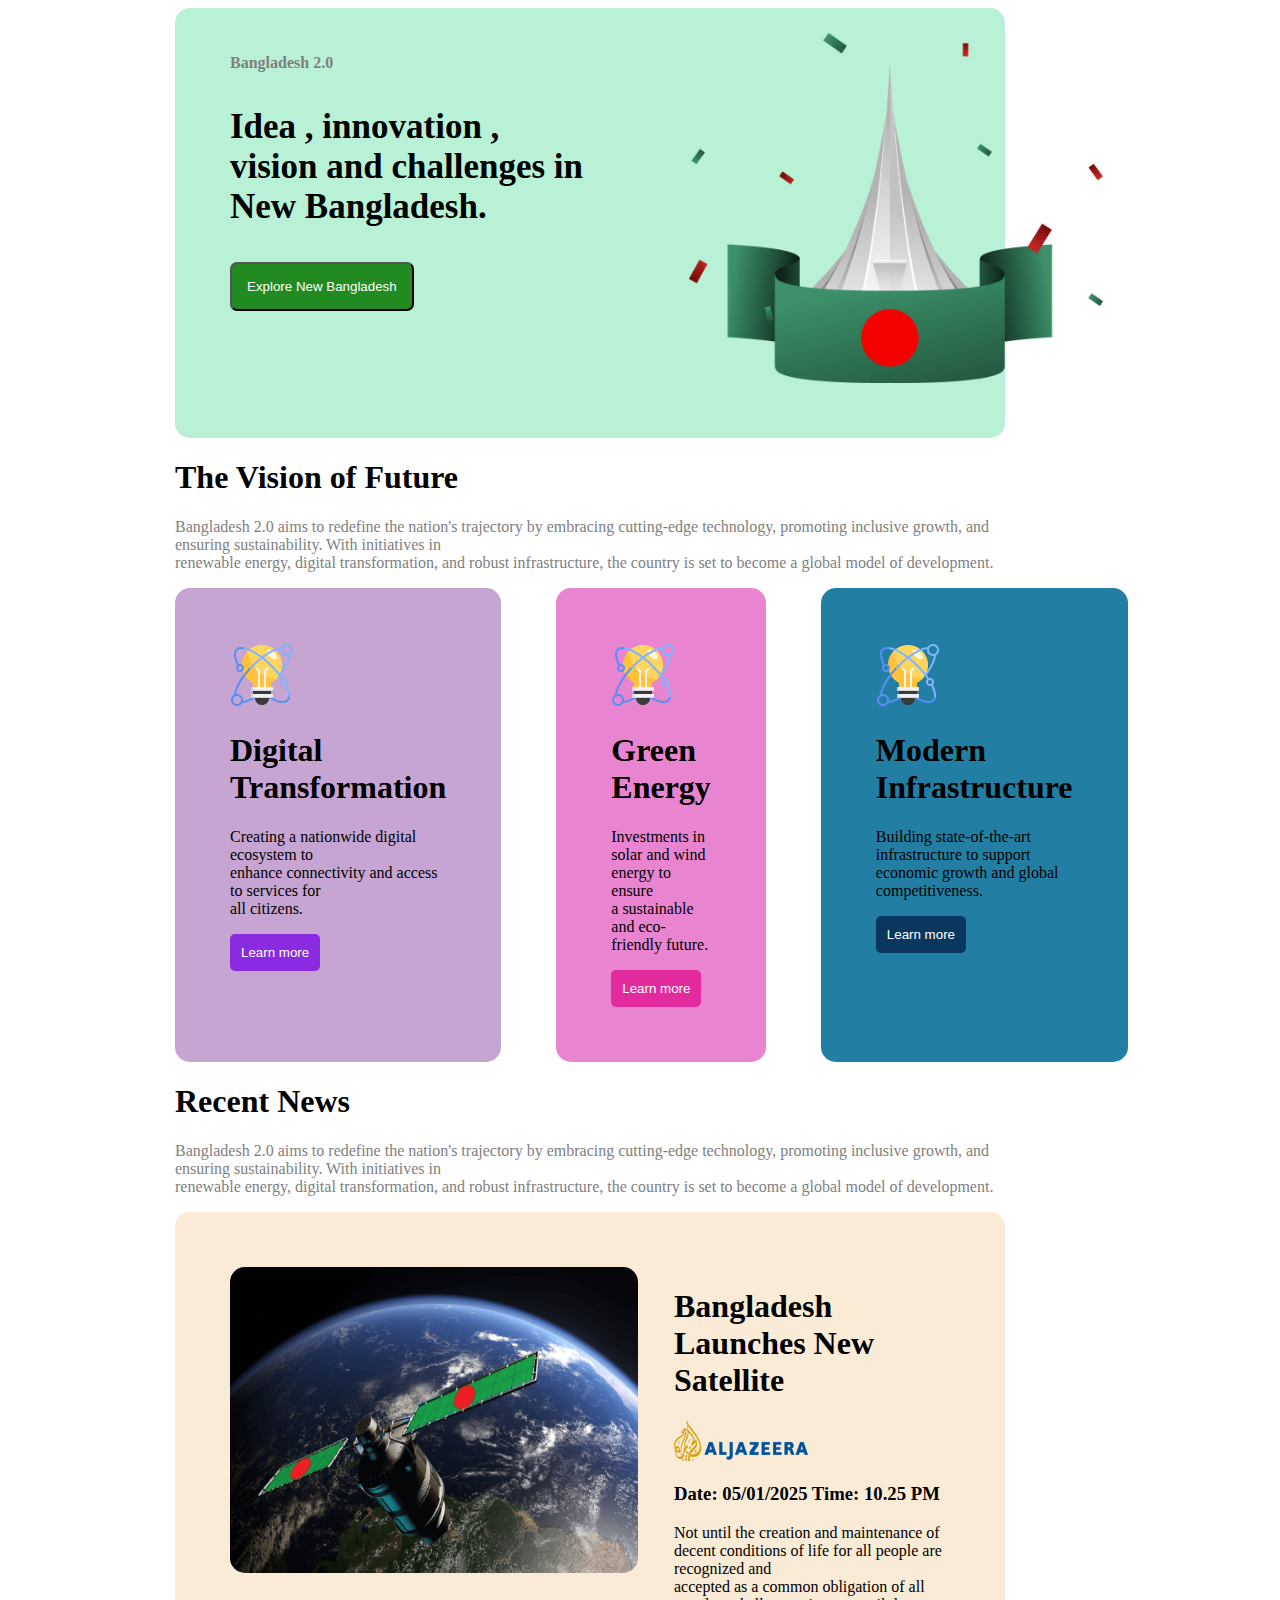
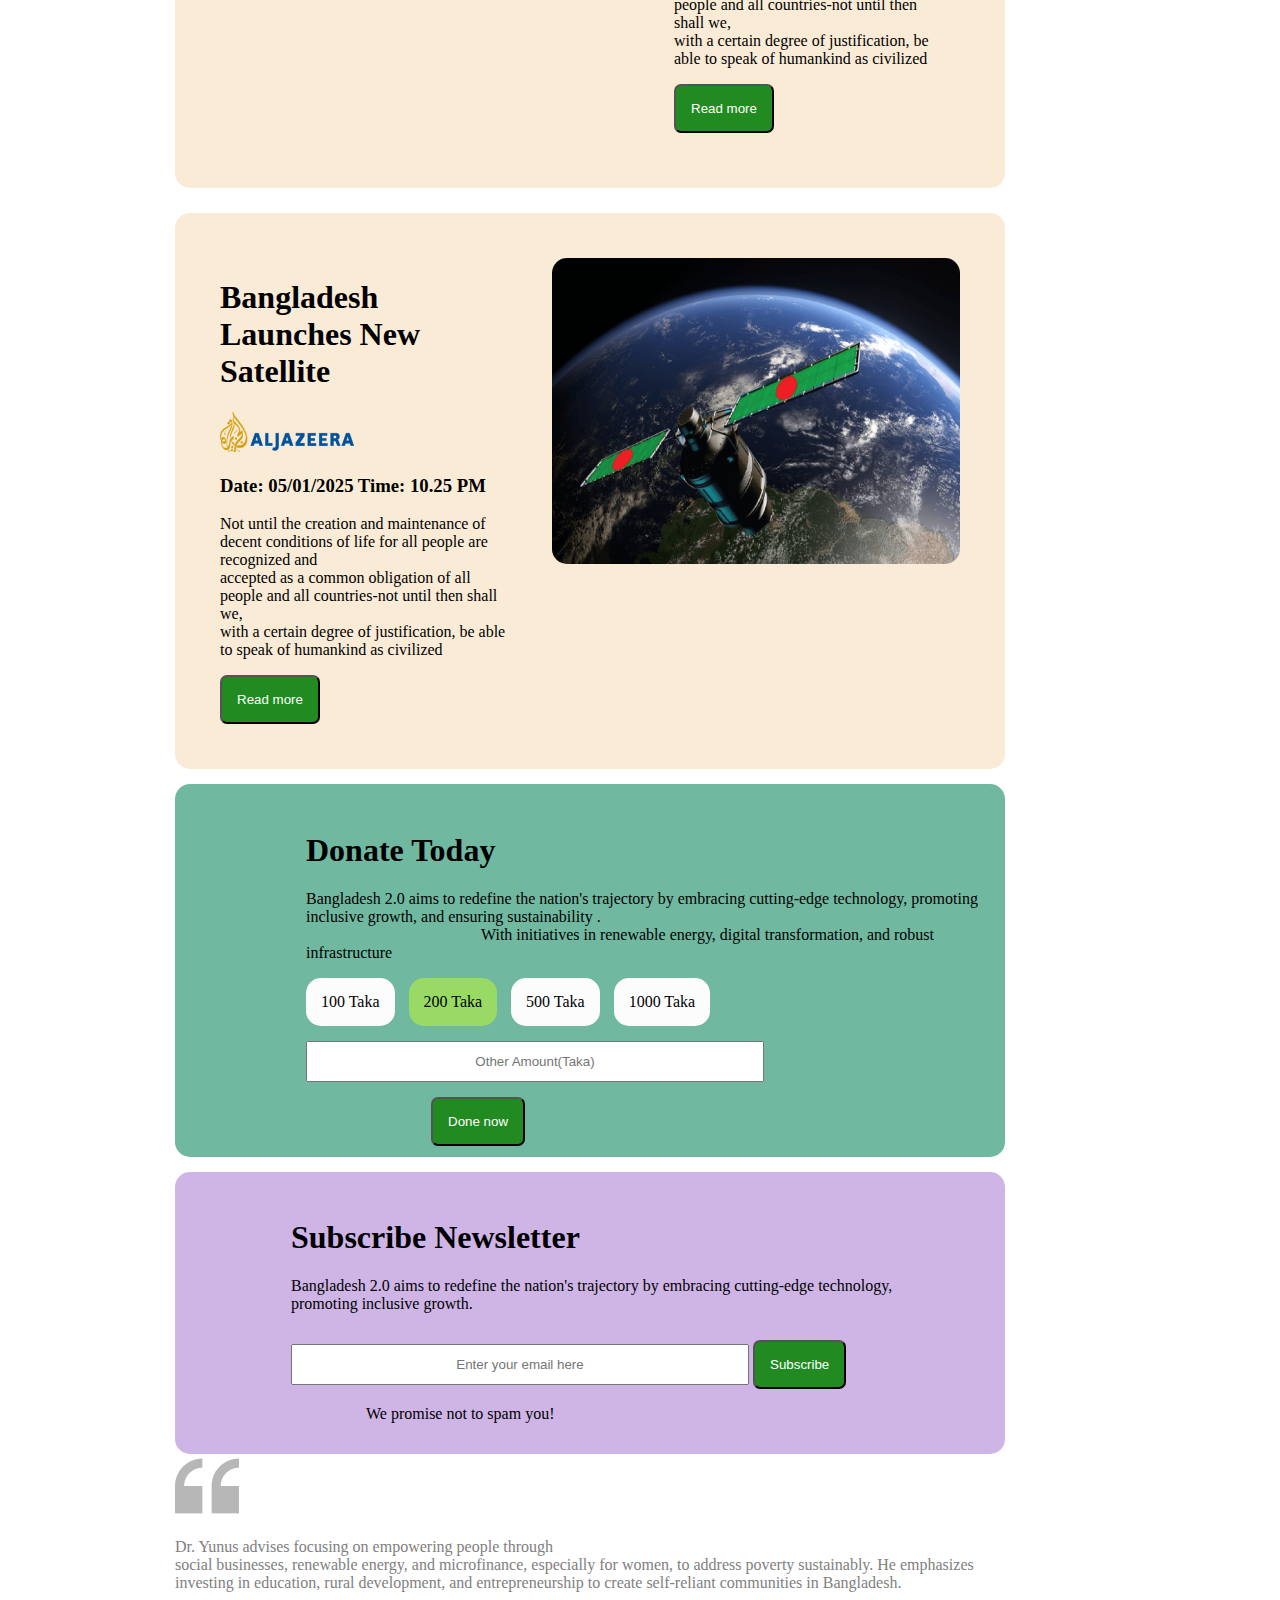
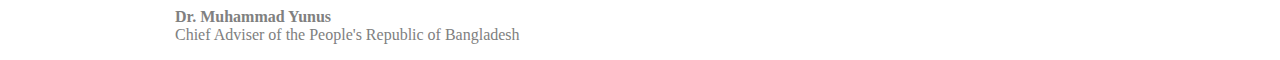
<file: index.html>
<!DOCTYPE html>
<html lang="en">
<head>
    <meta charset="UTF-8">
    <meta name="viewport" content="width=, initial-scale=1.0">
    <link rel="stylesheet" href="style.css">
    <title>Document</title>
</head>
<body>
    <main>
        <section id="hero">
    <div class="information">
            
            <h4> Bangladesh 2.0</h4>
            <p class="description"><b>Idea , innovation ,<br>vision and challenges in <br>New Bangladesh. </b></p>
        <button>Explore New Bangladesh</button>
    </div>
    
        <img class="image"src="assignment1/assets/hero.png" alt="image">
   
        </section>
        

        <section class="vision">
            <h1> The Vision of Future</h1>
            <p class="detail"> Bangladesh 2.0 aims to redefine the nation's trajectory by embracing cutting-edge technology, promoting inclusive growth, and ensuring sustainability. With initiatives in <br> renewable energy, digital transformation, and robust infrastructure, the country is set to become a global model of development.</p>
            
            <section class="visioncard">
                <div class="card1">
            <img src="assignment1/assets/card-icon.png" alt="icon">
            <h1>Digital Transformation</h1>
            <p>Creating a nationwide digital ecosystem to <br>enhance connectivity and access to services for <br>all citizens.</p>
            <button class="button1">Learn more</button>
        </div>
            <div class="card2">
                <img src="assignment1/assets/card-icon.png" alt="icon">
            <h1>Green Energy</h1>
            <p>Investments in solar and wind energy to ensure <br> a sustainable and eco-friendly future.</p>
            <button class="button2">Learn more</button>
        </div>
            <div class="card3">
                <img src="assignment1/assets/card-icon.png" alt="icon">
             <h1>Modern Infrastructure</h1>
            <p>Building state-of-the-art infrastructure to support <br> economic growth and global competitiveness.</p>
            <button class="button3">Learn more</button>
        </div>
    </section>
        </section>
    </main>
     
<section class="recent_news">
        <h1> Recent News</h1>
        <p  class="detail">Bangladesh 2.0 aims to redefine the nation's trajectory by embracing cutting-edge technology, promoting inclusive growth, and ensuring sustainability. With initiatives in <br>renewable energy, digital transformation, and robust infrastructure, the country is set to become a global model of development.</p>
    
<section class="recent_news1">
        <div>
        <img class="pic" src="assignment1/assets/satelite.png" alt="image2">
       </div>
         
       <div class="news_description">
       <h1>Bangladesh Launches New Satellite</h1>
        <img  src="assignment1/assets/al-jazeera.png" alt="">
        <h3>Date: 05/01/2025  Time: 10.25 PM</h3>
        <p>
            Not until the creation and maintenance of decent conditions of life for all people are recognized and
            <br>accepted as a common obligation of all people and all countries-not until then shall we,
            <br>with a certain degree of justification, be able to speak of humankind as civilized
            </p>
            <button>Read more</button>
       </div>
</section>
<section class="recent_news2">
    
   <div class="news_description">
    <h1>Bangladesh Launches New Satellite</h1>
     <img  src="assignment1/assets/al-jazeera.png" alt="">
     <h3>Date: 05/01/2025  Time: 10.25 PM</h3>
     <p>
         Not until the creation and maintenance of decent conditions of life for all people are recognized and
         <br>accepted as a common obligation of all people and all countries-not until then shall we,
         <br>with a certain degree of justification, be able to speak of humankind as civilized
         </p>
         <button>Read more</button>
    </div>
    <div>
        <img class="pic" src="assignment1/assets/satelite.png" alt="image3">
       </div>
         
</section>
 </section>

 <section class="donate">
    <h1>Donate Today </h1>
    <p>
        Bangladesh 2.0 aims to redefine the nation's trajectory by embracing cutting-edge technology, promoting inclusive growth, and ensuring sustainability . <br><span>With initiatives in renewable energy, digital transformation, and robust infrastructure </span></p>
    <section class="div">
        
    <div class="b1"> 100 Taka</div>
      <div class="b2"> 200 Taka</div>
      <div class="b1"> 500 Taka</div>
      <div class="b1"> 1000 Taka</div>
    </section>

  <input class="input" placeholder="Other Amount(Taka)"><br>
  <button class="button11">Done now</button>


 </section>

 <section class="Newsletter">
    <h1>Subscribe Newsletter</h1>
    <p>Bangladesh 2.0 aims to redefine the nation's trajectory by embracing cutting-edge technology,<br> promoting inclusive growth.</p>
 <input  class="input"placeholder="Enter your email here">
 <button type="submit">Subscribe</button>
 <p class="p1">We promise not to spam you!</p>
</section>
 <section class="qotation">
   <img src="assignment1/assets/quote-bg.png" alt=""> <p>Dr. Yunus advises focusing on empowering people through <br> social businesses, renewable energy, and microfinance, especially for women, to address poverty sustainably. He emphasizes investing in education, rural development, and entrepreneurship to create self-reliant communities in Bangladesh.</p>
   <p>
    <b>Dr. Muhammad Yunus </b> <br>
    Chief Adviser of the People's Republic of Bangladesh</p>
</section>
</body>
</html>
</file>
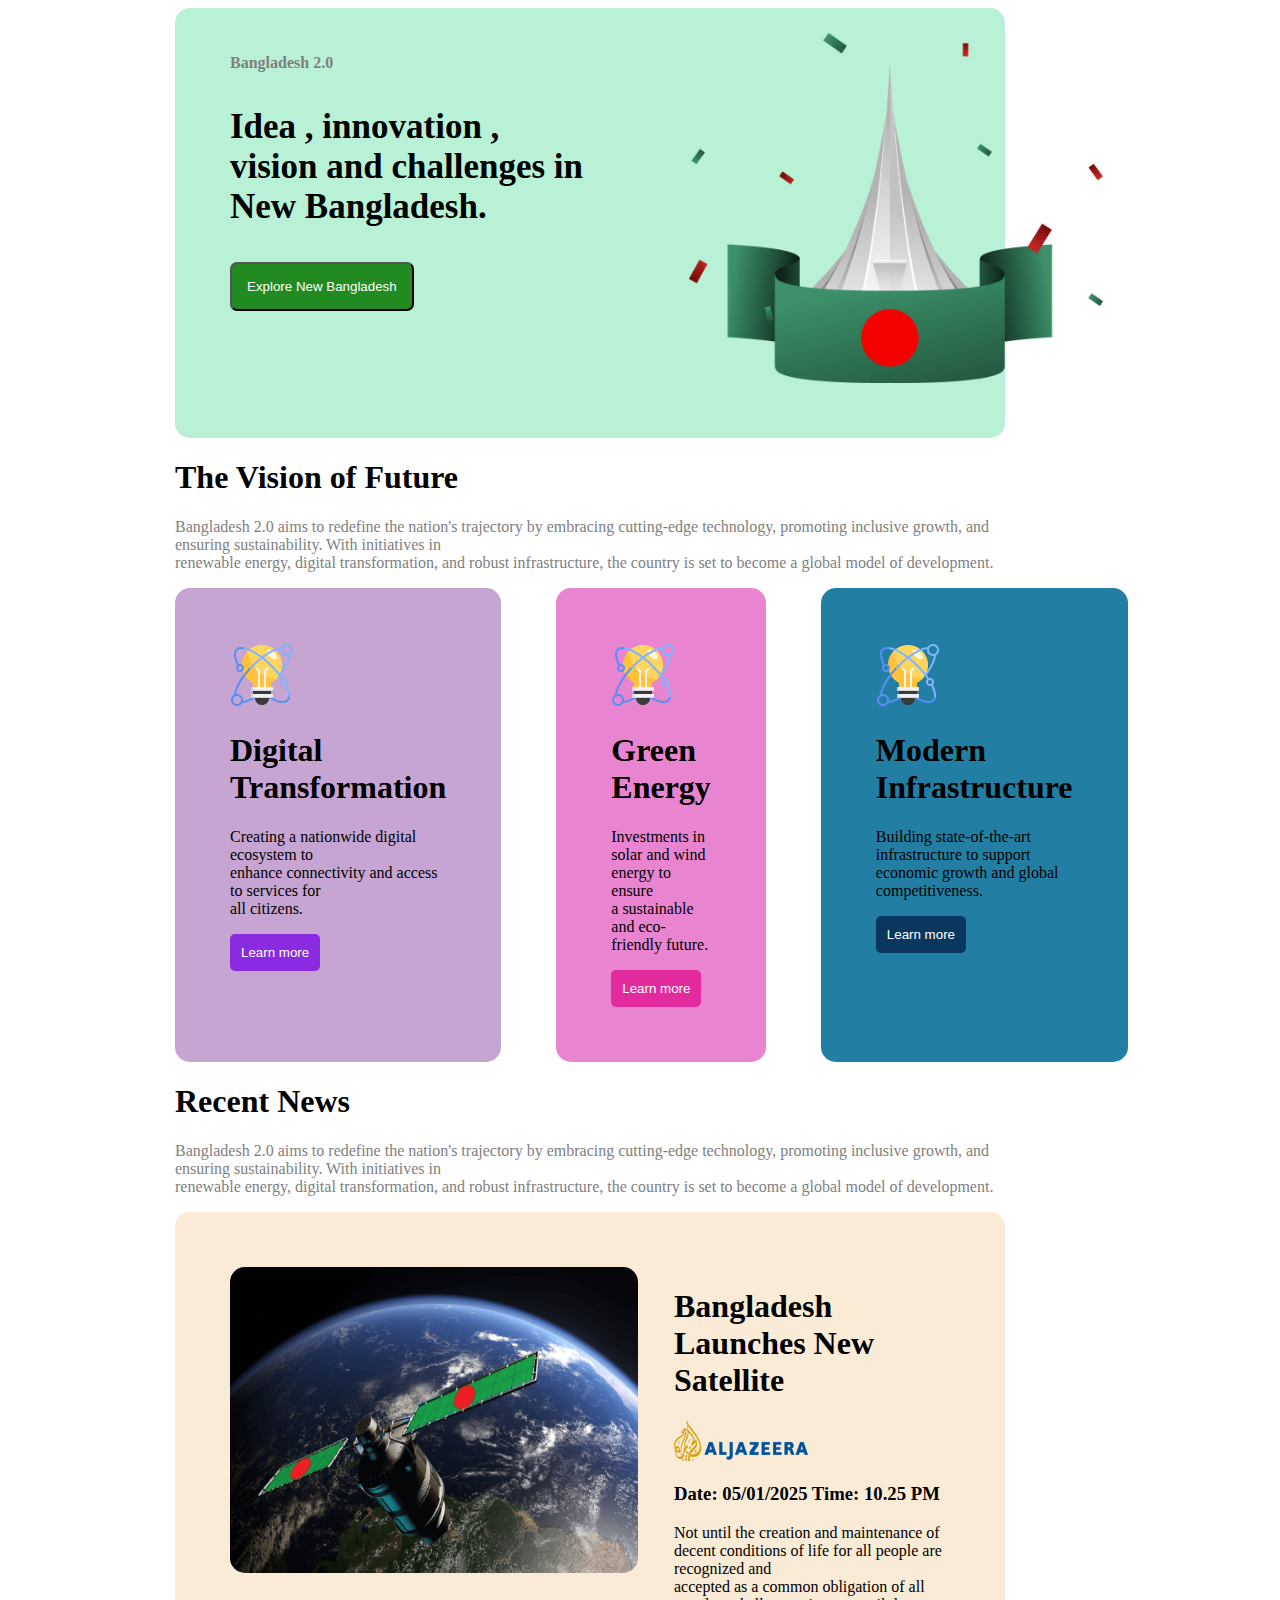
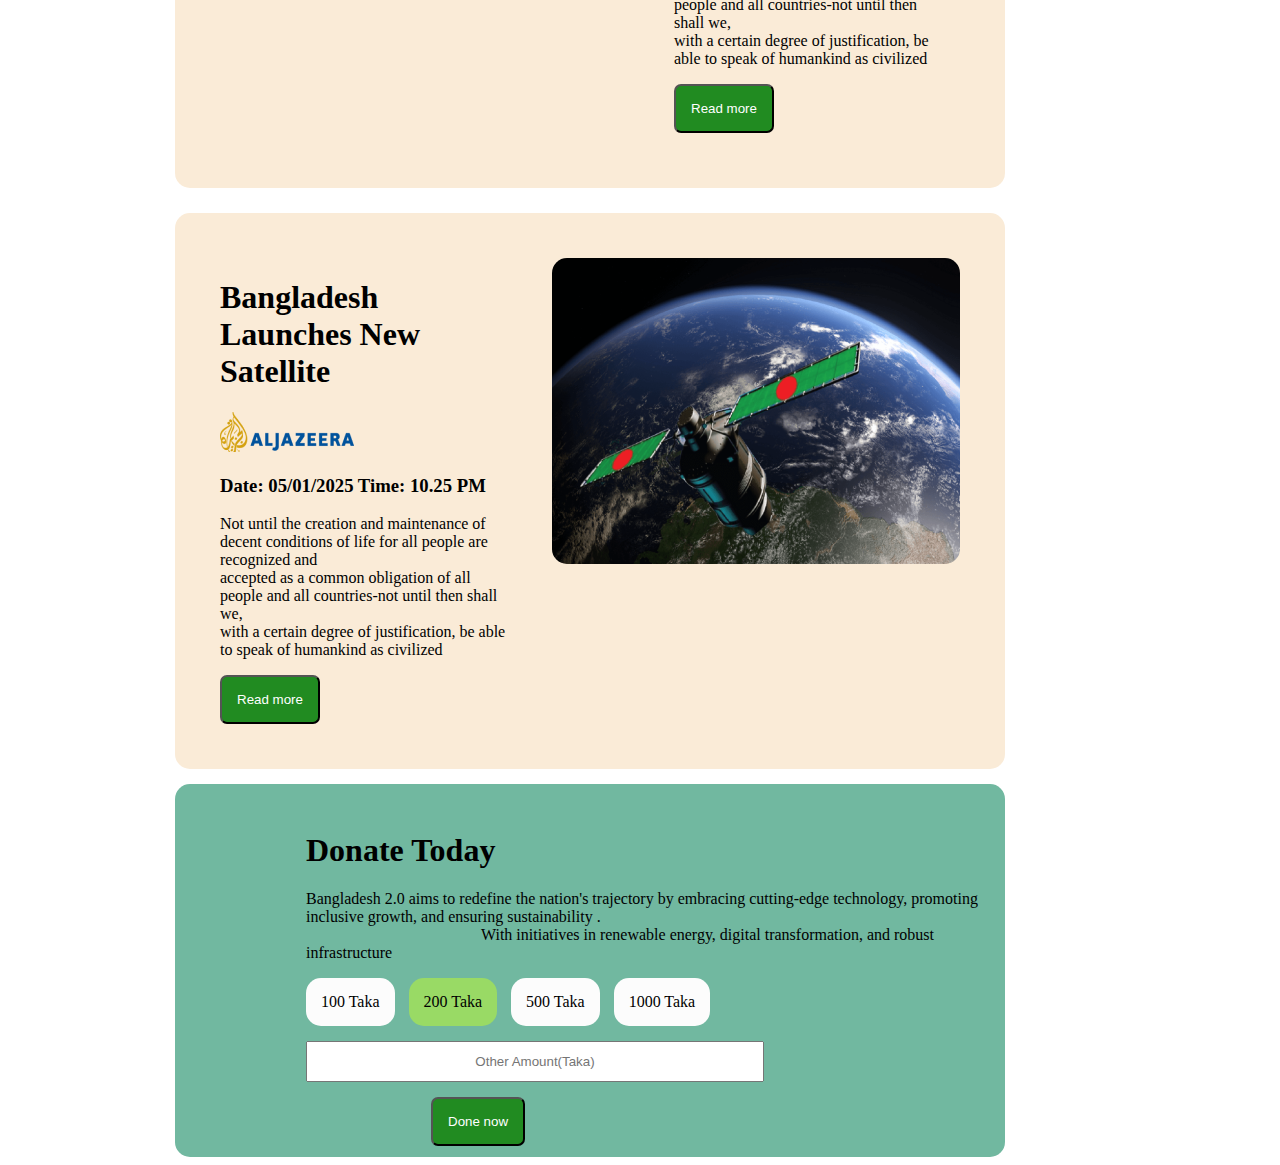
<file: assignment1.html>
<!DOCTYPE html>
<html lang="en">
<head>
    <meta charset="UTF-8">
    <meta name="viewport" content="width=, initial-scale=1.0">
    <link rel="stylesheet" href="style.css">
    <title>Document</title>
</head>
<body>
    <main>
        <section id="hero">
    <div class="information">
            
            <h4> Bangladesh 2.0</h4>
            <p class="description"><b>Idea , innovation ,<br>vision and challenges in <br>New Bangladesh. </b></p>
        <button>Explore New Bangladesh</button>
    </div>
    
        <img class="image"src="B11A1--assignment-1-main/assets/hero.png" alt="image">
   
        </section>
        

        <section class="vision">
            <h1> The Vision of Future</h1>
            <p class="detail"> Bangladesh 2.0 aims to redefine the nation's trajectory by embracing cutting-edge technology, promoting inclusive growth, and ensuring sustainability. With initiatives in <br> renewable energy, digital transformation, and robust infrastructure, the country is set to become a global model of development.</p>
            
            <section class="visioncard">
                <div class="card1">
            <img src="B11A1--assignment-1-main/assets/card-icon.png" alt="icon">
            <h1>Digital Transformation</h1>
            <p>Creating a nationwide digital ecosystem to <br>enhance connectivity and access to services for <br>all citizens.</p>
            <button class="button1">Learn more</button>
        </div>
            <div class="card2">
                <img src="B11A1--assignment-1-main/assets/card-icon.png" alt="icon">
            <h1>Green Energy</h1>
            <p>Investments in solar and wind energy to ensure <br> a sustainable and eco-friendly future.</p>
            <button class="button2">Learn more</button>
        </div>
            <div class="card3">
                <img src="B11A1--assignment-1-main/assets/card-icon.png" alt="icon">
             <h1>Modern Infrastructure</h1>
            <p>Building state-of-the-art infrastructure to support <br> economic growth and global competitiveness.</p>
            <button class="button3">Learn more</button>
        </div>
    </section>
        </section>
    </main>
     
<section class="recent_news">
        <h1> Recent News</h1>
        <p  class="detail">Bangladesh 2.0 aims to redefine the nation's trajectory by embracing cutting-edge technology, promoting inclusive growth, and ensuring sustainability. With initiatives in <br>renewable energy, digital transformation, and robust infrastructure, the country is set to become a global model of development.</p>
    
<section class="recent_news1">
        <div>
        <img class="pic" src="B11A1--assignment-1-main/assets/satelite.png" alt="image2">
       </div>
         
       <div class="news_description">
       <h1>Bangladesh Launches New Satellite</h1>
        <img  src="B11A1--assignment-1-main/assets/al-jazeera.png" alt="">
        <h3>Date: 05/01/2025  Time: 10.25 PM</h3>
        <p>
            Not until the creation and maintenance of decent conditions of life for all people are recognized and
            <br>accepted as a common obligation of all people and all countries-not until then shall we,
            <br>with a certain degree of justification, be able to speak of humankind as civilized
            </p>
            <button>Read more</button>
       </div>
</section>
<section class="recent_news2">
    
   <div class="news_description">
    <h1>Bangladesh Launches New Satellite</h1>
     <img  src="B11A1--assignment-1-main/assets/al-jazeera.png" alt="">
     <h3>Date: 05/01/2025  Time: 10.25 PM</h3>
     <p>
         Not until the creation and maintenance of decent conditions of life for all people are recognized and
         <br>accepted as a common obligation of all people and all countries-not until then shall we,
         <br>with a certain degree of justification, be able to speak of humankind as civilized
         </p>
         <button>Read more</button>
    </div>
    <div>
        <img class="pic" src="B11A1--assignment-1-main/assets/satelite.png" alt="image3">
       </div>
         
</section>
 </section>

 <section class="donate">
    <h1>Donate Today </h1>
    <p>
        Bangladesh 2.0 aims to redefine the nation's trajectory by embracing cutting-edge technology, promoting inclusive growth, and ensuring sustainability . <br><span>With initiatives in renewable energy, digital transformation, and robust infrastructure </span></p>
    <section class="div">
        
    <div class="b1"> 100 Taka</div>
      <div class="b2"> 200 Taka</div>
      <div class="b1"> 500 Taka</div>
      <div class="b1"> 1000 Taka</div>
    </section>

  <input class="input" placeholder="Other Amount(Taka)"><br>
  <button class="button11">Done now</button>
 </section>

</body>
</html>
</file>
<file: style.css>
body{
    margin-left: 175px;
    margin-right: 275px;

}
.detail{
    color: grey;
}
/* This is css of hero part*/
#hero{
    display:flex;
    background-color: rgb(184, 241, 213);
    border-radius: 15px;
    
    padding-left: 55px;
    padding-top: 25px;
    padding-bottom: 55px;
    gap:10%;
   
  
    
}
h4{
    color: gray;
}

.description{
    font-family:'Times New Roman', Times, serif;
font-size: 35px;
width:380px;
}

button{
    background-color: rgb(33, 139, 33);
    padding-left:25px ;
    padding: 15px;
    border-radius: 7px;
    color: white;
}


.image{
  width: 550px; 
  height: 350px;
  padding-right: 75px;
 
}

/* This is css of vision part*/
.visioncard{
    display: flex;
    gap:55px;
}

.card1{
    background-color: rgb(198, 165, 211);
    padding:55px;
 border-radius: 15px;
}
.button1{
padding: 11px;
border-radius: 5px;
background-color: blueviolet;
color: white;
border: none;
}

.card2{
    background-color: rgb(233, 133, 208);
    padding:55px;
 border-radius: 15px;
}
.button2{
    padding: 11px;
    border-radius: 5px;
    background-color: rgb(226, 43, 156);
    color: white;
    border: none;
    }
.card3{
        background-color: rgb(34, 127, 163);
        padding:55px;
     border-radius: 15px;

    }
.button3{
        padding: 11px;
        border-radius: 5px;
        background-color: rgb(9, 55, 94);
        color: white;
        border: none;
        }
button:hover,.button3:hover,.button2:hover,.button1:hover{
    background-color: rgb(214, 74, 121);
}



/* This is css of recent news part*/

.recent_news1{
    display:flex;
    gap:5%;
    background-color: antiquewhite;
    padding: 55px;
    border-radius: 15px;
}


.pic{
    border-radius: 15px;
}
.recent_news2{
    display:flex;
    gap:5%;
    background-color: antiquewhite;
    padding: 45px;
    border-radius: 15px;
    margin-top: 25px;

}

/* This is css of donate news part*/

.div{
    display: flex;
    gap:2%;
    
}
.b1{
    background-color: rgb(252, 252, 252);
    padding: 15px;
    border-radius: 15px;
}
.b2{
    background-color: rgb(153, 218, 101);
    padding: 15px;
    border-radius: 15px;
}
span{
    padding-left: 175px;
}

.input{
    text-align: center;
    width:450px;
    margin-top: 15px;
    height: 35px;
   
}
.button11{
    margin-top: 15px;
    margin-left: 125px;
}
.donate{
 background-color: rgb(113, 184, 160);
 padding-left: 131px;
 padding-top: 26px;
 margin-top: 15px;
 padding-bottom: 11px;
 border-radius: 15px;
}


.p1{
    padding-left: 75px;
}
.Newsletter{
    background-color: rgb(206, 181, 230);
    padding-left: 116px;
    padding-top: 25px;
    padding-bottom: 15px;
    margin-top: 15px;
    border-radius:15px;
}

.qotation{
    color: grey
}
</file>
